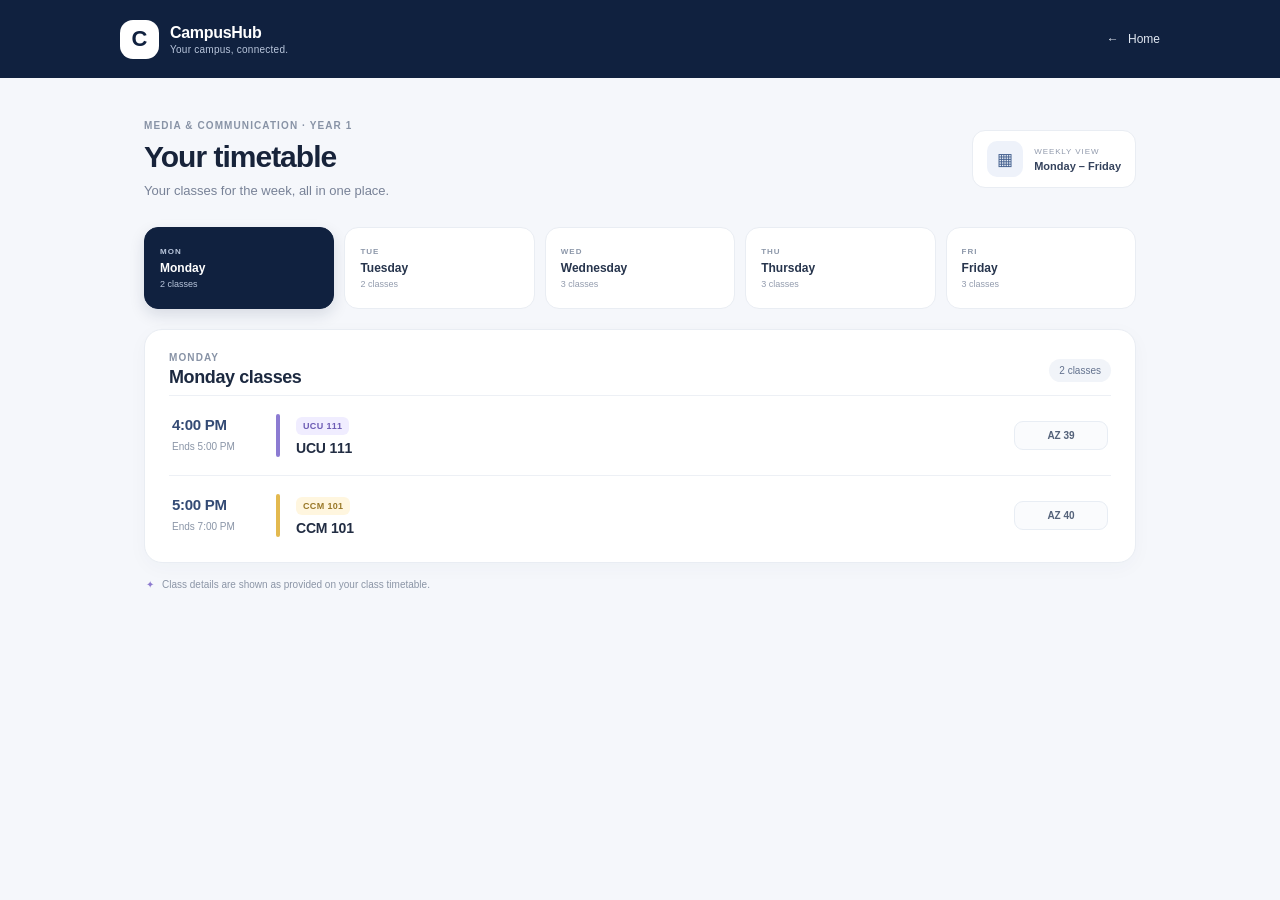
<file: timetable.html>
<!doctype html>
<html lang="en">
<head>
  <meta charset="utf-8">
  <meta name="viewport" content="width=device-width, initial-scale=1">
  <meta name="theme-color" content="#10213f">
  <title>CampusHub | Timetable</title>
  <link rel="stylesheet" href="timetable.css">
  <script src="timetable.js" defer></script>
</head>
<body>
  <header class="topbar">
    <a class="brand" href="index.html" aria-label="CampusHub home"><span class="brand-mark">C</span><span><strong>CampusHub</strong><small>Your campus, connected.</small></span></a>
    <a class="home-link" href="index.html"><span aria-hidden="true">←</span> Home</a>
  </header>

  <main class="page-shell">
    <section class="page-heading">
      <div><p class="eyebrow">MEDIA &amp; COMMUNICATION · YEAR 1</p><h1>Your timetable</h1><p class="subtitle">Your classes for the week, all in one place.</p></div>
      <div class="week-label"><span class="calendar-icon" aria-hidden="true">▦</span><span><small>WEEKLY VIEW</small><strong>Monday – Friday</strong></span></div>
    </section>

    <nav class="day-tabs" aria-label="Choose a day">
      <button class="day-tab active" type="button" data-day="monday"><small>MON</small><strong>Monday</strong><span>2 classes</span></button>
      <button class="day-tab" type="button" data-day="tuesday"><small>TUE</small><strong>Tuesday</strong><span>2 classes</span></button>
      <button class="day-tab" type="button" data-day="wednesday"><small>WED</small><strong>Wednesday</strong><span>3 classes</span></button>
      <button class="day-tab" type="button" data-day="thursday"><small>THU</small><strong>Thursday</strong><span>3 classes</span></button>
      <button class="day-tab" type="button" data-day="friday"><small>FRI</small><strong>Friday</strong><span>3 classes</span></button>
    </nav>

    <section class="schedule-panel" aria-live="polite">
      <div class="schedule-heading"><div><p class="eyebrow" id="selected-label">MONDAY</p><h2 id="selected-title">Monday classes</h2></div><span class="class-count" id="class-count">2 classes</span></div>
      <div class="class-list" id="class-list"></div>
    </section>
    <p class="footer-note"><span aria-hidden="true">✦</span> Class details are shown as provided on your class timetable.</p>
  </main>

  <nav class="mobile-day-nav" aria-label="Choose a day">
    <button class="mobile-day active" type="button" data-day="monday"><span>M</span><small>Mon</small></button>
    <button class="mobile-day" type="button" data-day="tuesday"><span>T</span><small>Tue</small></button>
    <button class="mobile-day" type="button" data-day="wednesday"><span>W</span><small>Wed</small></button>
    <button class="mobile-day" type="button" data-day="thursday"><span>T</span><small>Thu</small></button>
    <button class="mobile-day" type="button" data-day="friday"><span>F</span><small>Fri</small></button>
  </nav>
</body>
</html>
</file>
<file: timetable.css>
:root{font-family:'Segoe UI',Arial,sans-serif;color:#19243a;background:#f5f7fb;--navy:#10213f;--muted:#788297;--line:#e9edf3;--white:#fff}
*{box-sizing:border-box}body{margin:0;min-height:100vh;padding-bottom:40px}.topbar{height:78px;padding:0 max(calc((100vw - 1040px)/2),24px);background:var(--navy);display:flex;align-items:center;justify-content:space-between;color:#fff}.brand{display:flex;align-items:center;gap:11px;color:inherit;text-decoration:none}.brand-mark{display:grid;place-items:center;width:39px;height:39px;background:#fff;color:var(--navy);border-radius:13px;font-size:22px;font-weight:800}.brand strong,.brand small{display:block}.brand strong{font-size:16px;letter-spacing:-.3px}.brand small{margin-top:2px;color:#b9c6dc;font-size:10px;letter-spacing:.25px}.home-link{color:#e1e8f2;text-decoration:none;font-size:12px}.home-link span{margin-right:6px}
.page-shell{max-width:1040px;padding:0 24px;margin:42px auto 55px}.page-heading{display:flex;align-items:center;justify-content:space-between;margin-bottom:29px}.eyebrow{margin:0 0 8px;font-size:10px;font-weight:700;letter-spacing:1.1px;color:#8893a6}.page-heading h1{margin:0;font-size:30px;line-height:1.2;letter-spacing:-1px;color:#17233a}.subtitle{margin:8px 0 0;font-size:13px;color:var(--muted)}.week-label{display:flex;align-items:center;gap:11px;padding:10px 14px;border:1px solid var(--line);border-radius:13px;background:#fff}.calendar-icon{display:grid;place-items:center;width:36px;height:36px;background:#eef2fa;color:#45618f;border-radius:10px;font-size:17px}.week-label small,.week-label strong{display:block}.week-label small{font-size:8px;letter-spacing:.9px;color:#929bad}.week-label strong{margin-top:4px;font-size:11px;color:#34425c}
.day-tabs{display:grid;grid-template-columns:repeat(5,1fr);gap:10px;margin-bottom:20px}.day-tab{position:relative;min-height:82px;padding:12px 15px;text-align:left;border:1px solid var(--line);border-radius:14px;background:#fff;color:#27354d;cursor:pointer;transition:.16s}.day-tab:hover{border-color:#bbc8dc;transform:translateY(-1px)}.day-tab small,.day-tab strong,.day-tab span{display:block}.day-tab small{font-size:8px;letter-spacing:1px;color:#8d98aa;font-weight:700}.day-tab strong{margin-top:5px;font-size:12px}.day-tab span{margin-top:4px;font-size:9px;color:#929bad}.day-tab.active{background:var(--navy);border-color:var(--navy);color:#fff;box-shadow:0 6px 15px #10213f20}.day-tab.active small,.day-tab.active span{color:#b9c6dc}
.schedule-panel{padding:22px 24px 7px;background:#fff;border:1px solid var(--line);border-radius:18px;box-shadow:0 5px 20px #263d6008}.schedule-heading{display:flex;align-items:center;justify-content:space-between;margin-bottom:7px}.schedule-heading .eyebrow{margin-bottom:4px}.schedule-heading h2{margin:0;font-size:18px;letter-spacing:-.4px;color:#1c2940}.class-count{padding:6px 10px;border-radius:20px;background:#f1f4f9;color:#63728e;font-size:10px}.class-row{display:grid;grid-template-columns:88px 4px minmax(0,1fr) auto;align-items:stretch;gap:16px;padding:18px 3px;border-top:1px solid #edf0f5}.class-time{padding-top:2px;color:#344b75;white-space:nowrap}.class-time strong{font-size:15px;letter-spacing:-.3px}.class-time small{margin-left:3px;color:#8a95a7;font-size:9px;font-weight:700}.class-time span{display:block;margin-top:7px;color:#8a95a7;font-size:10px}.class-marker{width:4px;border-radius:8px;background:#8c7bd2}.class-row:nth-child(2n) .class-marker{background:#e3b94f}.class-row:nth-child(3n) .class-marker{background:#5caa91}.class-main{padding:1px 0}.unit-code{display:inline-block;margin-bottom:5px;padding:4px 7px;border-radius:6px;background:#f0edff;color:#6c5bb4;font-size:9px;font-weight:700;letter-spacing:.35px}.class-row:nth-child(2n) .unit-code{background:#fff6df;color:#9a7929}.class-row:nth-child(3n) .unit-code{background:#e9f6f1;color:#43826e}.class-main h3{margin:0;color:#222d43;font-size:14px;letter-spacing:-.2px}.class-main p{margin:6px 0 0;color:#778397;font-size:11px}.venue{align-self:center;min-width:94px;padding:8px 10px;text-align:center;border:1px solid #e8edf4;border-radius:9px;background:#fafbfd;color:#54627a;font-size:10px;font-weight:600}.venue.online{background:#f0f5ff;border-color:#e2eaf9;color:#526c9c}.footer-note{display:flex;align-items:center;gap:8px;margin:16px 2px;color:#8b95a6;font-size:10px}.footer-note span{color:#8d7bcf}
.mobile-day-nav{display:none}
@media(max-width:700px){body{padding-bottom:92px}.topbar{height:66px;padding:0 18px}.page-shell{padding:0 16px;margin:27px auto 30px}.page-heading{align-items:flex-start;margin-bottom:22px}.page-heading h1{font-size:25px}.subtitle{font-size:11px;max-width:230px;line-height:1.5}.week-label{padding:8px;border-radius:11px}.week-label .calendar-icon{width:31px;height:31px}.week-label small{font-size:7px}.week-label strong{font-size:9px}.day-tabs{gap:7px;margin-bottom:14px}.day-tab{min-height:67px;padding:9px 6px;text-align:center;border-radius:11px}.day-tab strong{font-size:10px}.day-tab span{font-size:8px}.day-tab small{font-size:7px}.schedule-panel{padding:17px 14px 5px;border-radius:15px}.schedule-heading h2{font-size:16px}.class-count{font-size:9px;padding:5px 8px}.class-row{grid-template-columns:67px 3px minmax(0,1fr);gap:11px;padding:15px 1px}.class-time strong{font-size:13px}.class-time small{font-size:8px}.class-time span{font-size:9px;margin-top:6px}.class-main h3{font-size:12px}.class-main p{font-size:10px;line-height:1.5}.unit-code{font-size:8px;margin-bottom:4px}.venue{grid-column:3;justify-self:start;margin-top:9px;min-width:0;padding:6px 9px;font-size:9px}.footer-note{font-size:9px;line-height:1.5}.mobile-day-nav{position:fixed;z-index:3;bottom:0;left:0;right:0;height:70px;display:flex;justify-content:space-around;align-items:center;padding:4px 8px max(5px,env(safe-area-inset-bottom));background:#fff;border-top:1px solid var(--line);box-shadow:0 -5px 20px #25385c08}.mobile-day{display:flex;flex-direction:column;align-items:center;gap:3px;min-width:48px;border:0;background:none;color:#8893a6;cursor:pointer}.mobile-day span{display:grid;place-items:center;width:26px;height:26px;border-radius:9px;font-size:12px;font-weight:700}.mobile-day small{font-size:8px}.mobile-day.active{color:#294777}.mobile-day.active span{background:#eaf0fa;color:#294777}}
@media(max-width:370px){.page-heading h1{font-size:22px}.week-label{gap:6px}.week-label strong{font-size:8px}.day-tabs{gap:4px}.day-tab{padding-inline:3px}.day-tab strong{font-size:9px}.class-row{grid-template-columns:59px 3px minmax(0,1fr);gap:8px}}
</file>
